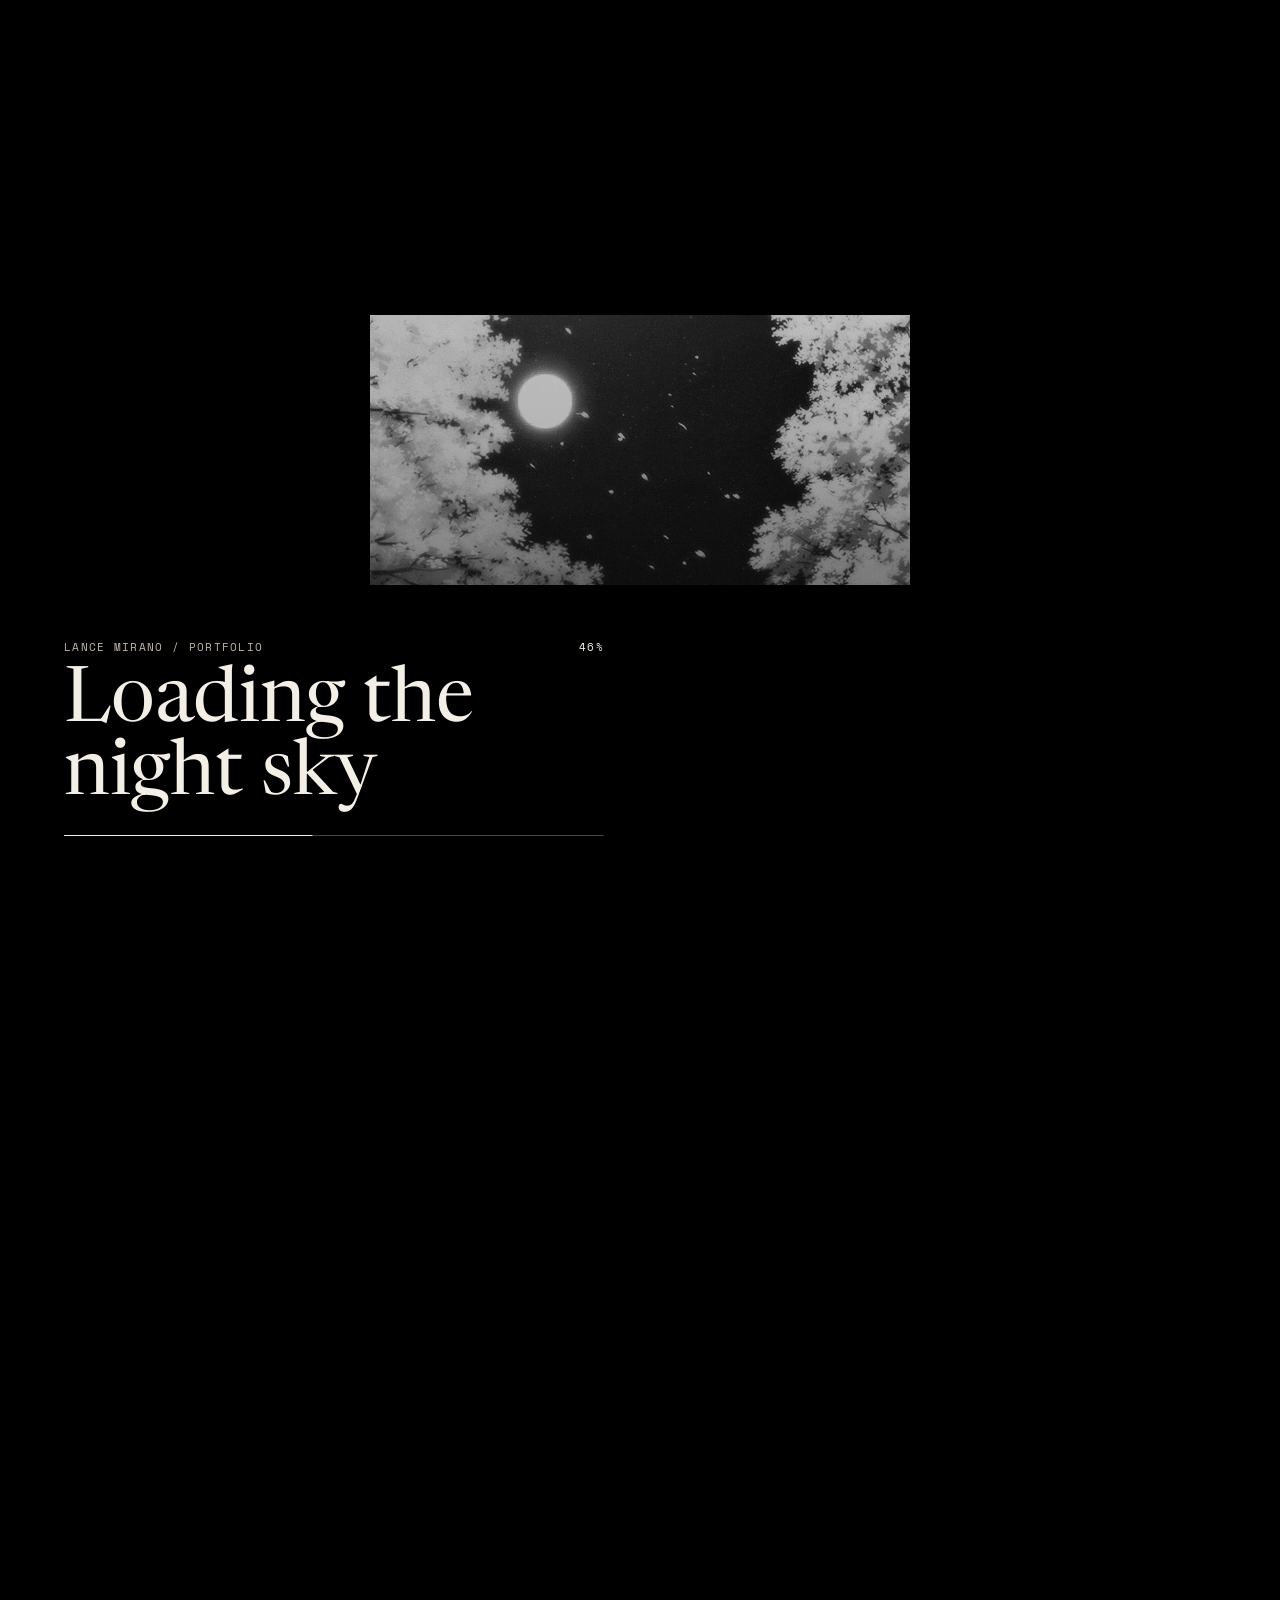
<file: index.html>
<!DOCTYPE html>
<html lang="en">

<head>
    <meta charset="UTF-8" />
    <meta name="viewport" content="width=device-width, initial-scale=1.0" />
    <title>Lance Mirano | Software Developer</title>
    <meta name="description"
        content="Portfolio of Lance Mirano, a software developer focused on thoughtful full-stack products and AI exploration." />
    <script>
        if (new URLSearchParams(window.location.search).get("returning") === "experience") {
            document.documentElement.classList.add("skip-loading", "returning-from-history");
        }
    </script>
    <link rel="icon" type="image/jpeg" href="./assets/you.jpg" />
    <link rel="preconnect" href="https://fonts.googleapis.com" />
    <link rel="preconnect" href="https://fonts.gstatic.com" crossorigin />
    <link
        href="https://fonts.googleapis.com/css2?family=Inter:wght@400;500;600&family=Newsreader:opsz,wght@6..72,400;6..72,500&family=Space+Mono:wght@400;700&display=swap"
        rel="stylesheet" />
    <link rel="stylesheet" href="./style.css" />
</head>

<body class="is-loading">
    <div class="loading-screen" role="status" aria-live="polite" aria-label="Loading portfolio">
        <div class="loading-image-frame" aria-hidden="true"></div>
        <div class="loading-content">
            <div class="loading-status">
                <p class="loading-index">Lance Mirano / Portfolio</p>
                <span class="loading-percent" aria-hidden="true">0%</span>
            </div>
            <strong>Loading the night sky</strong>
            <div class="loading-track" aria-hidden="true"><span></span></div>
        </div>
    </div>

    <main id="home">
        <nav class="scrolled-nav" aria-label="Scrolled portfolio navigation">
            <a class="scrolled-nav-brand" href="#home">Lance Mirano</a>
            <div class="scrolled-nav-links">
                <a href="#about">01. About</a>
                <a href="#experience">02. Experience</a>
                <a href="#stack">03. Stack</a>
                <a href="#projects">04. Projects</a>
                <a href="#photos">05. Photos</a>
            </div>
        </nav>

        <header class="masthead">
            <div class="utility-row">
                <p class="datestamp" id="date-stamp"></p>
                <p class="utility-index">PORTFOLIO / 001</p>
            </div>

            <div class="rule-stack" aria-hidden="true">
                <span></span>
                <span></span>
            </div>

            <div class="identity-row">
                <a class="portrait-frame" href="#home" aria-label="Go to the top of the portfolio">
                    <img src="./assets/profile 2.jpeg" alt="Portrait of Lance Mirano" class="portrait" />
                </a>

                <div class="identity-copy">
                    <p class="identity-kicker">Edmonton, Canada</p>
                    <h1>Lance Mirano</h1>
                    <p class="role-line">Software Developer</p>
                    <nav class="section-nav" aria-label="Masthead portfolio navigation">
                        <a href="#about">01. About</a>
                        <a href="#experience">02. Experience</a>
                        <a href="#stack">03. Tech Stack</a>
                        <a href="#projects">04. Projects</a>
                        <a href="#photos">05. Photos</a>
                    </nav>
                </div>
            </div>
        </header>

        <section class="content-section biography-section" id="about" aria-labelledby="about-title">
            <div class="section-heading section-heading-row">
                <h3 id="about-title">[ 01 // Biography ]</h3>
                <span class="section-link">About</span>
            </div>

            <div class="biography-copy placeholder-copy">
                <p>I'm a full stack software developer, building web and mobile applications.</p>
                <p>In my free time I enjoy exploring AI technologies, and playing strategy games.</p>
            </div>
        </section>

        <section class="split-section" aria-label="Experience and technology stack">
            <section class="content-section timeline-section" id="experience" aria-labelledby="experience-title">
                <div class="section-heading section-heading-row">
                    <h3 id="experience-title">[ 02 // Experience ]</h3>
                    <a class="section-link" href="./experience.html">Full history <span
                            aria-hidden="true">&#8250;</span></a>
                </div>

                <div class="timeline-list">
                    <article class="timeline-item">
                        <p class="timeline-year">2025</p>
                        <div>
                            <h4>Applied Research Technician</h4>
                            <p>Red Deer Polytechnic</p>
                        </div>
                    </article>
                    <article class="timeline-item">
                        <p class="timeline-year">2024</p>
                        <div>
                            <h4>Red Deer Polytechnic</h4>
                            <p>Computer Programming</p>
                        </div>
                    </article>
                    <article class="timeline-item">
                        <p class="timeline-year">2021</p>
                        <div>
                            <h4>Southern Philippines Institute of Science & Technology</h4>
                            <p>TVL-ICT</p>
                        </div>
                    </article>
                </div>
            </section>

            <section class="content-section stack-section" id="stack" aria-labelledby="stack-title">
                <div class="section-heading section-heading-row">
                    <h3 id="stack-title">[ 03 // Stack ]</h3>
                    <span class="section-link">technologies</span>
                </div>

                <div class="stack-groups">
                    <div class="stack-group">
                        <h4>// Languages</h4>
                        <div class="chip-grid">
                            <span>JavaScript</span>
                            <span>Python</span>
                            <span>Java</span>
                            <span>C#</span>
                            <span>Dart</span>
                        </div>
                    </div>

                    <div class="stack-group">
                        <h4>// Database</h4>
                        <div class="chip-grid">
                            <span>Microsoft SQL Server</span>
                            <span>MySQL</span>
                            <span>MongoDB</span>
                            <span>Oracle SQL Developer</span>
                            <span>Firebase</span>
                        </div>
                    </div>

                    <div class="stack-group">
                        <h4>// Tools</h4>
                        <div class="chip-grid">
                            <span>Git</span>
                            <span>Postman</span>
                            <span>Github</span>
                            <span>Visual Studio Code</span>
                            <span>Visual Studio</span>
                            <span>IntelliJ</span>
                            <span>Android Studio</span>
                            <span>Antigravity</span>
                        </div>
                    </div>

                    <div class="stack-group">
                        <h4>// AI and Automation</h4>
                        <div class="chip-grid">
                            <span>Codex</span>
                            <span>Opencode</span>
                            <span>Openclaw</span>
                        </div>
                    </div>
                </div>
            </section>
        </section>

        <section class="content-section projects-section" id="projects" aria-labelledby="projects-title">
            <div class="section-heading section-heading-row">
                <h3 id="projects-title">[ 04 // Projects ]</h3>
                <span class="section-link">Featured work</span>
            </div>

            <div class="project-index" aria-label="Project index">
                <span class="project-index-number">01</span>
                <span class="project-index-title">Netflix Analytics</span>
                <span class="project-index-type">Data dashboard</span>
            </div>

            <article class="project-feature">
                <div class="project-preview">
                    <img src="./assets/project.jpg" alt="Netflix Analytics dashboard project preview"
                        class="project-image" />
                </div>

                <div class="project-details">
                    <p class="project-kicker">Featured project / Python + Django / 2025</p>
                    <h4>Netflix Analytics</h4>
                    <p class="project-summary">A Django web application that transforms the Netflix catalog into an
                        interactive analytics dashboard, combining cleaned dataset ingestion, searchable records, and
                        dynamic visual insights.</p>

                    <div class="project-meta">
                        <div>
                            <span class="meta-label">Tech stack</span>
                            <strong>Django, Pandas, Matplotlib, SQLite</strong>
                        </div>
                        <div>
                            <span class="meta-label">Key highlights</span>
                            <strong>ETL, CRUD, Charts</strong>
                        </div>
                        <div>
                            <span class="meta-label">Status</span>
                            <strong>Completed</strong>
                        </div>
                    </div>
                </div>
            </article>
        </section>

        <section class="content-section photos-section" id="photos" aria-labelledby="photos-title">
            <div class="section-heading section-heading-row">
                <h3 id="photos-title">[ 05 // GALLERY ]</h3>
                <span class="section-link">Visual archive</span>
            </div>

            <div class="photo-grid">
                <article class="photo-placeholder">
                    <img class="gallery-image" src="./assets/image 1.jpg"
                        alt="Lance with a close friend at a programming milestone" />
                    <span>01</span>
                    <p>"With the friend who guided me through my first steps in programming."</p>
                </article>
                <article class="photo-placeholder">
                    <img class="gallery-image" src="./assets/image 2.jpg"
                        alt="Graduating classmates standing together outdoors" />
                    <span>02</span>
                    <p>"Celebrating graduation with my classmates and the people who made the journey memorable."</p>
                </article>
                <article class="photo-placeholder">
                    <img class="gallery-image" src="./assets/image 3.jpg"
                        alt="Lance with friends from senior high school" />
                    <span>03</span>
                    <p>"With the friends I made during senior high school."</p>
                </article>
            </div>
        </section>

        <footer class="site-footer">
            <p class="copyright">&copy; 2026 Lance Mirano. All rights reserved.</p>
            <a class="back-to-top" href="#home">Back to top <span aria-hidden="true">&#8593;</span></a>
        </footer>
    </main>

    <script src="./script.js"></script>
</body>

</html>
</file>
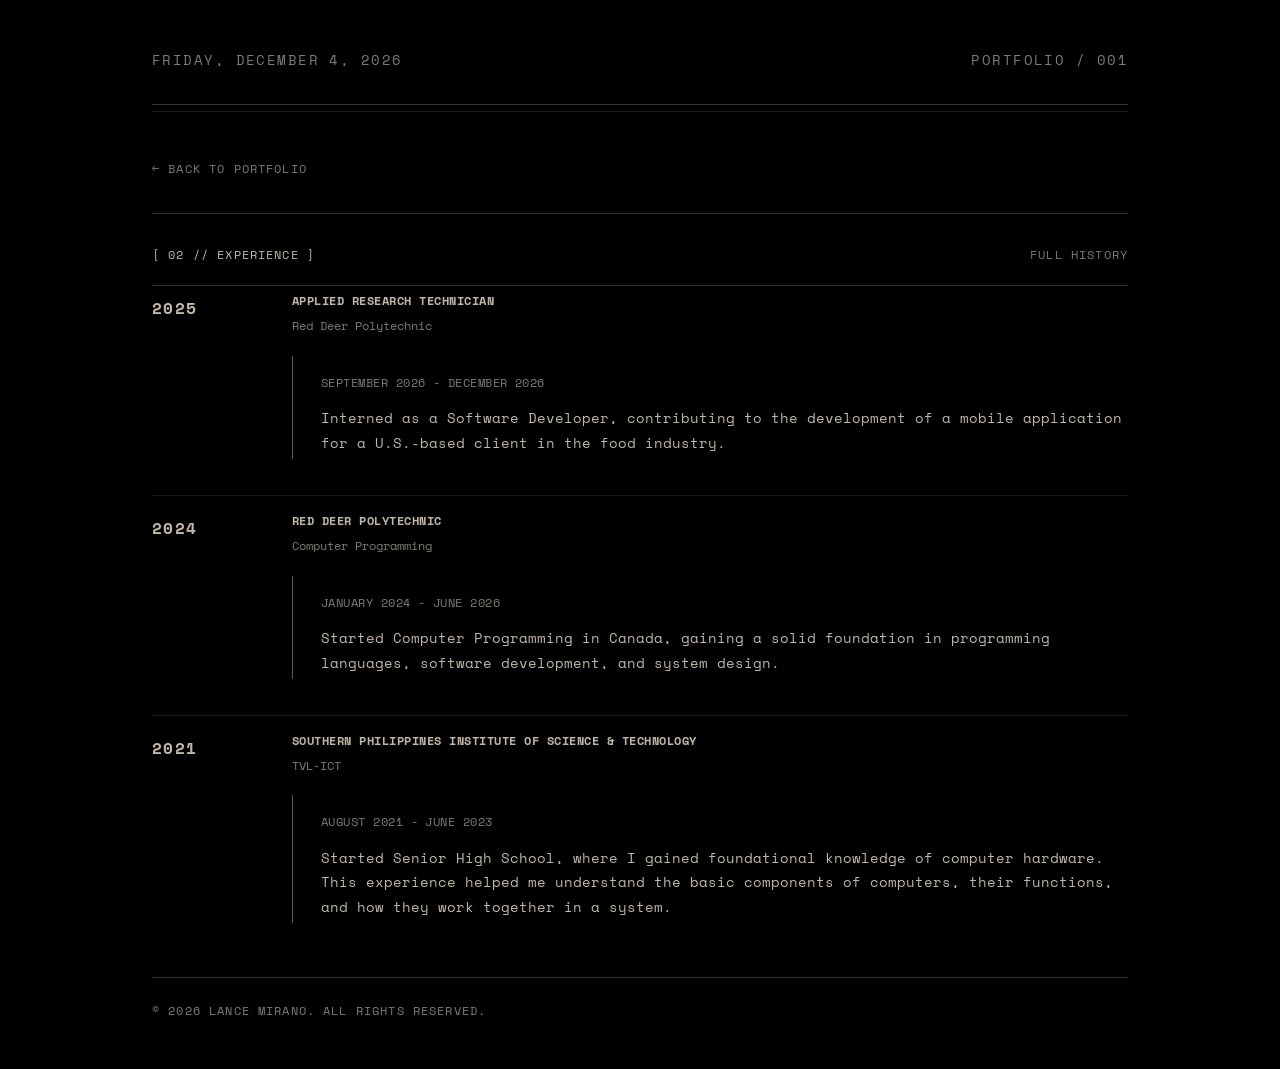
<file: experience.html>
<!DOCTYPE html>
<html lang="en">

<head>
    <meta charset="UTF-8" />
    <meta name="viewport" content="width=device-width, initial-scale=1.0" />
    <title>Experience | Lance Mirano</title>
    <meta name="description" content="Experience history for Lance Mirano." />
    <link rel="icon" type="image/jpeg" href="./assets/you.jpg" />
    <link rel="preconnect" href="https://fonts.googleapis.com" />
    <link rel="preconnect" href="https://fonts.gstatic.com" crossorigin />
    <link
        href="https://fonts.googleapis.com/css2?family=Inter:wght@400;500;600&family=Newsreader:opsz,wght@6..72,400;6..72,500&family=Space+Mono:wght@400;700&display=swap"
        rel="stylesheet" />
    <link rel="stylesheet" href="./style.css" />
</head>

<body>
    <main>
        <header class="history-header">
            <div class="utility-row">
                <p class="datestamp" id="date-stamp"></p>
                <p class="utility-index">PORTFOLIO / 001</p>
            </div>

            <div class="rule-stack" aria-hidden="true">
                <span></span>
                <span></span>
            </div>

            <a class="history-back" href="./index.html?returning=experience">&#8592; Back to portfolio</a>
        </header>

        <section class="history-list" aria-labelledby="experience-title">
            <div class="section-heading section-heading-row">
                <h2 id="experience-title" class="section-heading-label">[ 02 // Experience ]</h2>
                <span class="section-link">Full history</span>
            </div>

            <div class="timeline-list">
                <article class="timeline-item">
                    <p class="timeline-year">2025</p>
                    <div>
                        <h3>Applied Research Technician</h3>
                        <p>Red Deer Polytechnic</p>

                        <div class="timeline-milestone">
                            <p class="milestone-date">September 2026 - December 2026
                            </p>
                            <p>Interned as a Software Developer, contributing to the development of a mobile application
                                for a U.S.-based client in the food industry.</p>
                        </div>
                    </div>
                </article>

                <article class="timeline-item">
                    <p class="timeline-year">2024</p>
                    <div>
                        <h3>Red Deer Polytechnic</h3>
                        <p>Computer Programming</p>
                        <div class="timeline-milestone">
                            <p class="milestone-date">January 2024 - June 2026
                            </p>
                            <p>Started Computer Programming in Canada, gaining a solid foundation in programming
                                languages, software development, and system design.</p>
                        </div>
                    </div>
                </article>

                <article class="timeline-item">
                    <p class="timeline-year">2021</p>
                    <div>
                        <h3>Southern Philippines Institute of Science &amp; Technology</h3>
                        <p>TVL-ICT</p>
                        <div class="timeline-milestone">
                            <p class="milestone-date">August 2021 - June 2023
                            </p>
                            <p>Started Senior High School, where I gained foundational knowledge of computer hardware.
                                This experience helped me understand the basic components of computers, their functions,
                                and how they work together in a system.</p>
                        </div>
                    </div>
                </article>
            </div>
        </section>

        <footer class="site-footer">
            <p class="copyright">&copy; 2026 Lance Mirano. All rights reserved.</p>
        </footer>
    </main>

    <script src="./script.js"></script>
</body>

</html>
</file>
<file: style.css>
:root {
    --black: #000000;
    --near-black: #000000;
    --surface: #101010;
    --white: #f4efe6;
    --soft-white: #c2b7a5;
    --muted: #817a70;
    --line: rgba(244, 239, 230, 0.2);
    --line-soft: rgba(244, 239, 230, 0.1);
    --line-strong: rgba(244, 239, 230, 0.36);
    --content-width: 1024px;
}

* {
    box-sizing: border-box;
}

html {
    scroll-behavior: smooth;
    scroll-padding-top: 104px;
}

body {
    position: relative;
    min-width: 320px;
    margin: 0;
    color: var(--soft-white);
    font-family: "Inter", sans-serif;
    background: var(--black);
}

body.is-loading {
    overflow: hidden;
}

.loading-screen {
    position: fixed;
    z-index: 1000;
    inset: 0;
    display: grid;
    align-items: end;
    padding: clamp(24px, 5vw, 64px);
    color: var(--white);
    background-color: var(--black);
    opacity: 1;
    visibility: visible;
    transition: visibility 0s linear 800ms;
}

.loading-screen::before {
    position: absolute;
    inset: 0;
    content: "";
    background-image:
        linear-gradient(180deg, rgba(0, 0, 0, 0.12) 0%, rgba(0, 0, 0, 0.28) 48%, rgba(0, 0, 0, 0.92) 100%),
        url("./assets/moon.gif");
    background-position: center, center;
    background-repeat: no-repeat;
    background-size: 100% 100%, min(100vw, 540px) auto;
    opacity: 1;
    transition: opacity 800ms ease;
}

.loading-screen.is-complete {
    visibility: hidden;
    pointer-events: none;
}

.loading-screen.is-complete::before,
.loading-screen.is-complete .loading-content {
    opacity: 0;
}

.loading-content {
    display: grid;
    width: min(100%, 540px);
    gap: 12px;
    position: relative;
    z-index: 1;
    transition: opacity 800ms ease;
}

.loading-status {
    display: flex;
    align-items: center;
    justify-content: space-between;
    gap: 20px;
}

.loading-index,
.loading-percent {
    color: var(--soft-white);
    font-family: "Space Mono", monospace;
    font-size: 0.68rem;
    letter-spacing: 0.12em;
    text-transform: uppercase;
}

.loading-percent {
    color: var(--white);
    font-variant-numeric: tabular-nums;
}

.loading-content strong {
    font-family: "Newsreader", Georgia, serif;
    font-size: clamp(2.3rem, 6vw, 4.8rem);
    font-weight: 400;
    line-height: 0.95;
}

.loading-track {
    height: 1px;
    margin-top: 10px;
    overflow: hidden;
    background: rgba(244, 239, 230, 0.28);
}

.loading-track span {
    display: block;
    width: 100%;
    height: 100%;
    background: var(--white);
    transform: scaleX(0);
    transform-origin: left;
}

a {
    color: inherit;
    text-decoration: none;
}

img {
    display: block;
    max-width: 100%;
}

h1,
h2,
h3,
h4,
p {
    margin: 0;
}

:focus-visible {
    outline: 1px solid var(--white);
    outline-offset: 5px;
}

.datestamp,
.utility-index,
.identity-kicker,
.role-line,
.section-heading h3,
.section-link,
.stack-group h4,
.project-kicker,
.project-index,
.meta-label,
.copyright,
.back-to-top {
    font-family: "Space Mono", monospace;
    letter-spacing: 0.1em;
    text-transform: uppercase;
}

.scrolled-nav {
    position: fixed;
    z-index: 10;
    top: 18px;
    left: 50%;
    display: flex;
    width: min(calc(100% - 44px), 1060px);
    align-items: center;
    justify-content: space-between;
    gap: 20px;
    padding: 12px 16px;
    border: 1px solid var(--line);
    background: rgba(0, 0, 0, 0.96);
    box-shadow: 0 16px 40px rgba(0, 0, 0, 0.24);
    opacity: 0;
    pointer-events: none;
    transform: translateX(-50%);
    transition: opacity 180ms ease;
}

main {
    position: relative;
    z-index: 1;
    width: min(calc(100% - 32px), var(--content-width));
    margin: 16px auto 50px;
    padding: 0 24px;
    opacity: 1;
    transition: opacity 800ms ease;
}

body.is-loading main {
    opacity: 0;
}

html.portfolio-ready main {
    opacity: 1;
}

html.skip-loading body.is-loading {
    overflow: auto;
}

html.skip-loading .loading-screen {
    display: none;
}

.scrolled-nav.is-visible {
    opacity: 1;
    pointer-events: auto;
}

.scrolled-nav-brand,
.scrolled-nav-links,
.section-nav {
    font-family: "Space Mono", monospace;
    font-size: 0.68rem;
    letter-spacing: 0.08em;
    text-transform: uppercase;
}

.scrolled-nav-brand {
    color: var(--white);
    white-space: nowrap;
}

.scrolled-nav-links,
.section-nav {
    display: flex;
    flex-wrap: wrap;
    gap: 12px 18px;
}

.scrolled-nav-links a,
.section-nav a {
    color: var(--muted);
    transition: color 180ms ease;
}

.scrolled-nav-links a:hover,
.scrolled-nav-links a:focus-visible,
.section-nav a:hover,
.section-nav a:focus-visible {
    color: var(--white);
}

.masthead,
.content-section {
    border-bottom: 1px solid var(--line);
}

.utility-row,
.section-heading-row,
.site-footer {
    display: flex;
    align-items: center;
    justify-content: space-between;
    gap: 18px;
}

.utility-row {
    color: var(--muted);
}

.datestamp,
.utility-index,
.identity-kicker,
.role-line,
.section-heading h3,
.section-link,
.stack-group h4,
.project-kicker,
.meta-label,
.copyright,
.back-to-top {
    font-size: 0.72rem;
}

.utility-index {
    color: var(--muted);
}

.rule-stack {
    display: grid;
    gap: 6px;
    margin: 16px 0 32px;
}

.rule-stack span {
    height: 1px;
    background: var(--line);
}

.rule-stack span:last-child {
    background: var(--line-soft);
}

.identity-row {
    display: grid;
    grid-template-columns: 180px minmax(0, 1fr);
    gap: 32px;
    align-items: center;
    padding-bottom: 34px;
}

.portrait-frame {
    width: 150px;
    aspect-ratio: 1;
    padding: 0;
}

.portrait {
    width: 100%;
    height: 100%;
    object-fit: cover;
    border-radius: 14px;
}

.identity-kicker {
    margin-bottom: 12px;
    color: var(--muted);
}

.identity-copy h1,
.timeline-item h4,
.project-details h4 {
    color: var(--white);
    font-family: "Newsreader", Georgia, serif;
    font-weight: 400;
    line-height: 0.94;
}

.identity-copy h1 {
    font-size: clamp(3rem, 5vw, 3.75rem);
    line-height: 1;
}

.role-line {
    margin-top: 12px;
    color: var(--soft-white);
}

.section-nav {
    margin-top: 24px;
}

.content-section {
    padding: 32px 0 36px;
}

.section-heading {
    margin-bottom: 22px;
}

.section-heading h3 {
    color: var(--soft-white);
    font-weight: 500;
}

.section-heading-label {
    color: var(--soft-white);
    font-family: "Space Mono", monospace;
    font-size: 0.72rem;
    font-weight: 500;
    letter-spacing: 0.1em;
    text-transform: uppercase;
}

.section-link {
    color: var(--muted);
}

.section-link:hover,
.section-link:focus-visible {
    color: var(--white);
}

.biography-copy {
    display: grid;
    gap: 16px;
    max-width: 68ch;
}

.biography-copy p,
.timeline-item p,
.project-summary {
    color: var(--soft-white);
    font-size: 1rem;
    line-height: 1.8;
}

.placeholder-copy p,
.project-summary strong {
    color: var(--muted);
}

.split-section {
    display: grid;
    grid-template-columns: minmax(0, 1fr) minmax(0, 0.9fr);
    gap: 42px;
}

.timeline-section,
.stack-section {
    border-bottom: 1px solid var(--line);
}

.timeline-section {
    font-family: "Space Mono", monospace;
}

.stack-section {
    padding-left: 32px;
    border-left: 1px solid var(--line);
}

.timeline-list,
.project-meta {
    display: grid;
    gap: 18px;
}

.stack-groups {
    display: grid;
    gap: 26px;
}

.timeline-item {
    display: grid;
    grid-template-columns: 122px minmax(0, 1fr);
    gap: 18px;
    padding: 18px 0;
    border-top: 1px solid var(--line-soft);
}

.timeline-item:first-child {
    padding-top: 8px;
    border-top-color: var(--line);
}

.timeline-year {
    color: var(--white);
    font-family: "Space Mono", monospace;
    font-size: 0.7rem;
    font-weight: 700;
    letter-spacing: 0.08em;
    text-transform: uppercase;
}

.timeline-item h4,
.project-details h4 {
    margin-bottom: 8px;
    font-size: 1.15rem;
    line-height: 1.2;
}

.timeline-item h4 {
    color: var(--soft-white);
    font-family: "Space Mono", monospace;
    font-size: 0.78rem;
    font-weight: 700;
    letter-spacing: 0.04em;
    text-transform: uppercase;
}

.timeline-item p:not(.timeline-year) {
    color: var(--muted);
    font-family: "Space Mono", monospace;
    font-size: 0.72rem;
    line-height: 1.6;
}

.stack-group h4 {
    margin-bottom: 13px;
    color: var(--soft-white);
    font-family: "Space Mono", monospace;
    font-size: 0.72rem;
    font-weight: 400;
    letter-spacing: 0.1em;
    text-transform: uppercase;
}

.chip-grid {
    display: flex;
    flex-wrap: wrap;
    gap: 8px;
}

.chip-grid span {
    display: inline-flex;
    align-items: center;
    gap: 8px;
    gap: 8px;
    min-height: 34px;
    padding: 0 10px;
    border: 1px solid rgba(244, 239, 230, 0.22);
    color: var(--soft-white);
    font-family: "Space Mono", monospace;
    font-size: 0.68rem;
    letter-spacing: 0.06em;
    text-transform: uppercase;
}

.projects-section {
    padding-bottom: 40px;
}

.project-index {
    display: grid;
    grid-template-columns: 42px minmax(0, 1fr) auto;
    gap: 16px;
    align-items: center;
    padding: 14px 0;
    border-top: 1px solid var(--line);
    border-bottom: 1px solid var(--line-soft);
    color: var(--muted);
    font-size: 0.7rem;
}

.project-index-title {
    color: var(--white);
}

.project-feature {
    display: grid;
    grid-template-columns: minmax(280px, 0.9fr) minmax(0, 1fr);
    gap: 34px;
    align-items: center;
    padding-top: 28px;
}

.project-preview {
    display: flex;
    min-height: 0;
    aspect-ratio: 2 / 1;
    align-items: center;
    justify-content: center;
    overflow: hidden;
    border: 1px solid var(--line);
    background: var(--black);
}

.project-image {
    width: 100%;
    height: 100%;
    min-height: 0;
    object-fit: contain;
}

.project-details {
    display: grid;
    gap: 14px;
}

.project-kicker,
.meta-label {
    color: var(--muted);
}

.project-summary {
    max-width: 55ch;
    color: var(--soft-white);
}

.project-meta {
    grid-template-columns: repeat(3, minmax(0, 1fr));
    gap: 10px;
    margin-top: 7px;
}

.project-meta > div {
    min-height: 92px;
    padding: 12px;
    border: 1px solid var(--line-soft);
    background: rgba(255, 255, 255, 0.025);
}

.meta-label {
    display: block;
    margin-bottom: 7px;
}

.project-meta strong {
    color: var(--white);
    font-size: 0.88rem;
    line-height: 1.5;
}

.photo-grid {
    display: grid;
    grid-template-columns: repeat(3, minmax(0, 1fr));
    gap: 12px;
}

.photo-placeholder {
    display: grid;
    align-content: start;
    gap: 12px;
    min-height: 170px;
    overflow: hidden;
    padding: 0 0 16px;
    border: 1px solid var(--line-strong);
    background: rgba(255, 255, 255, 0.02);
}

.gallery-image {
    width: 100%;
    aspect-ratio: 4 / 3;
    object-fit: cover;
}

.photo-placeholder > span {
    margin: 0 16px;
    color: var(--muted);
    font-family: "Space Mono", monospace;
    font-size: 0.68rem;
    letter-spacing: 0.08em;
    text-transform: uppercase;
}

.photo-placeholder strong {
    color: var(--white);
    font-family: "Newsreader", Georgia, serif;
    font-size: 1.8rem;
    font-weight: 400;
    line-height: 1;
}

.photo-placeholder p {
    margin: 0 16px;
    color: var(--muted);
    font-size: 0.82rem;
    line-height: 1.6;
}

.site-footer {
    padding-top: 24px;
}

.history-header {
    display: grid;
    gap: 16px;
    padding: 32px 0 36px;
    border-bottom: 1px solid var(--line);
}

.history-header h1 {
    color: var(--white);
    font-family: "Newsreader", Georgia, serif;
    font-size: clamp(3rem, 7vw, 5.5rem);
    font-weight: 400;
    line-height: 0.95;
}

.history-header p {
    max-width: 46ch;
    color: var(--muted);
    font-size: 0.9rem;
    line-height: 1.7;
}

.history-back {
    width: fit-content;
    color: var(--muted);
    font-family: "Space Mono", monospace;
    font-size: 0.72rem;
    letter-spacing: 0.1em;
    text-transform: uppercase;
    transition: color 180ms ease;
}

.history-back:hover,
.history-back:focus-visible {
    color: var(--white);
}

.history-list {
    padding: 32px 0 36px;
    border-bottom: 1px solid var(--line);
}

.history-list .section-heading {
    margin-bottom: 22px;
}

.history-list .timeline-list {
    max-width: none;
}

.history-list .timeline-item h3 {
    margin-bottom: 8px;
    color: var(--soft-white);
    font-family: "Space Mono", monospace;
    font-size: 0.78rem;
    font-weight: 700;
    letter-spacing: 0.04em;
    line-height: 1.2;
    text-transform: uppercase;
}

.milestone-label,
.milestone-date,
.milestone-tags {
    font-family: "Space Mono", monospace;
}

.timeline-milestone {
    display: grid;
    gap: 14px;
    margin-top: 20px;
    padding: 18px 0 4px 28px;
    border-left: 1px solid var(--line-strong);
}

.milestone-label,
.milestone-date {
    color: var(--muted);
    font-size: 0.68rem;
    letter-spacing: 0.04em;
    line-height: 1.6;
    text-transform: uppercase;
}

.timeline-milestone h4 {
    color: var(--soft-white);
    font-family: "Newsreader", Georgia, serif;
    font-size: 1.2rem;
    font-weight: 500;
    line-height: 1.2;
}

.timeline-milestone > p:not(.milestone-label):not(.milestone-date) {
    max-width: 90ch;
    color: var(--soft-white);
    font-size: 0.9rem;
    line-height: 1.7;
}

.milestone-tags {
    display: flex;
    flex-wrap: wrap;
    gap: 8px;
}

.milestone-tags span {
    padding: 6px 10px;
    border: 1px solid var(--line-strong);
    color: var(--soft-white);
    font-size: 0.64rem;
    letter-spacing: 0.04em;
    text-transform: uppercase;
}

.copyright,
.back-to-top {
    color: var(--muted);
}

.back-to-top {
    transition: color 180ms ease;
}

.back-to-top:hover,
.back-to-top:focus-visible {
    color: var(--white);
}

@keyframes reveal {
    from {
        opacity: 0;
    }

    to {
        opacity: 1;
    }
}

.masthead,
.content-section,
.site-footer {
    animation: reveal 600ms ease both;
}

.biography-section {
    animation-delay: 140ms;
}

html.returning-from-history .masthead,
html.returning-from-history .content-section,
html.returning-from-history .site-footer {
    opacity: 1;
    animation: none;
}

@media (max-width: 1080px) {
    .split-section,
    .project-feature {
        grid-template-columns: 1fr;
    }

    .stack-section {
        padding-left: 0;
        border-left: 0;
    }
}

@media (max-width: 720px) {
    html {
        scroll-padding-top: 136px;
    }

    main {
        width: min(calc(100% - 16px), var(--content-width));
        margin: 8px auto 28px;
        padding: 0 8px;
    }

    .utility-index {
        display: none;
    }

    .identity-row {
        grid-template-columns: 1fr;
        gap: 18px;
    }

    .portrait-frame {
        width: 128px;
    }

    .identity-copy h1 {
        font-size: clamp(2.8rem, 14vw, 4rem);
    }

    .section-heading-row {
        align-items: flex-start;
        flex-direction: column;
    }

    .timeline-item {
        grid-template-columns: 1fr;
        gap: 8px;
    }

    .project-index {
        grid-template-columns: 34px minmax(0, 1fr);
    }

    .project-index-type {
        display: none;
    }

    .project-meta {
        grid-template-columns: 1fr;
    }

    .scrolled-nav {
        top: 10px;
        width: calc(100% - 20px);
        align-items: flex-start;
        flex-direction: column;
        gap: 8px;
    }

    .scrolled-nav-links {
        gap: 8px 12px;
    }

    .section-nav {
        gap: 10px 14px;
    }

    .photo-grid {
        grid-template-columns: 1fr;
    }

    .site-footer {
        align-items: flex-start;
        flex-direction: column;
        gap: 12px;
    }
}
</file>
